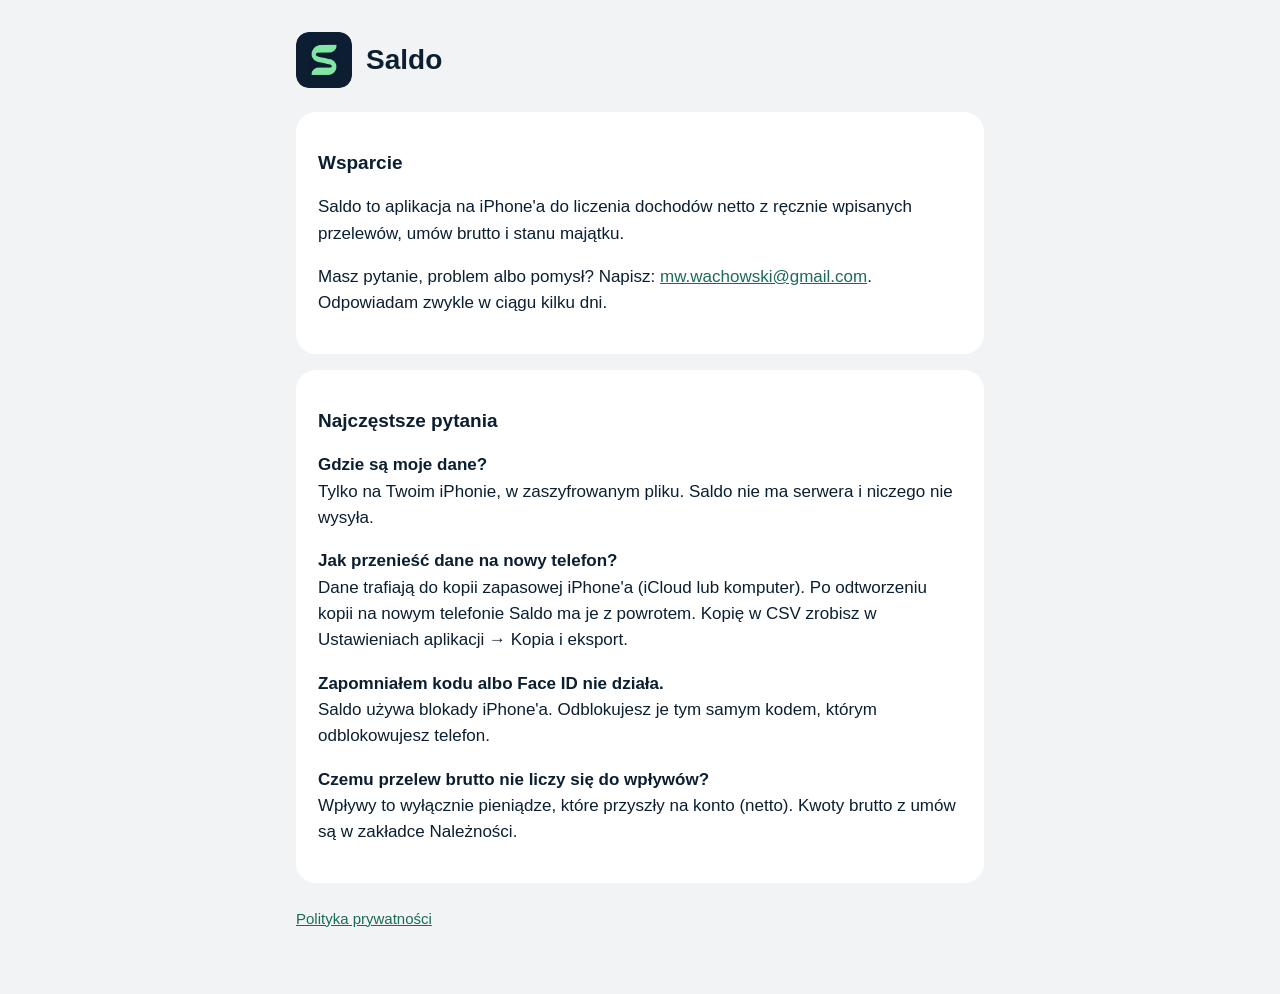
<file: index.html>
<!doctype html>
<html lang="pl">
<head>
<meta charset="utf-8">
<meta name="viewport" content="width=device-width, initial-scale=1">
<title>Saldo – wsparcie</title>
<link rel="stylesheet" href="style.css">
</head>
<body>
<main>
<header><img src="logo.png" alt=""><h1>Saldo</h1></header>
<section>
<h2>Wsparcie</h2>
<p>Saldo to aplikacja na iPhone'a do liczenia dochodów netto z ręcznie wpisanych przelewów, umów brutto i stanu majątku.</p>
<p>Masz pytanie, problem albo pomysł? Napisz: <a href="mailto:mw.wachowski@gmail.com">mw.wachowski@gmail.com</a>. Odpowiadam zwykle w ciągu kilku dni.</p>
</section>
<section>
<h2>Najczęstsze pytania</h2>
<p><strong>Gdzie są moje dane?</strong><br>Tylko na Twoim iPhonie, w zaszyfrowanym pliku. Saldo nie ma serwera i niczego nie wysyła.</p>
<p><strong>Jak przenieść dane na nowy telefon?</strong><br>Dane trafiają do kopii zapasowej iPhone'a (iCloud lub komputer). Po odtworzeniu kopii na nowym telefonie Saldo ma je z powrotem. Kopię w CSV zrobisz w Ustawieniach aplikacji → Kopia i eksport.</p>
<p><strong>Zapomniałem kodu albo Face ID nie działa.</strong><br>Saldo używa blokady iPhone'a. Odblokujesz je tym samym kodem, którym odblokowujesz telefon.</p>
<p><strong>Czemu przelew brutto nie liczy się do wpływów?</strong><br>Wpływy to wyłącznie pieniądze, które przyszły na konto (netto). Kwoty brutto z umów są w zakładce Należności.</p>
</section>
<nav><a href="prywatnosc.html">Polityka prywatności</a></nav>
</main>
</body>
</html>
</file>
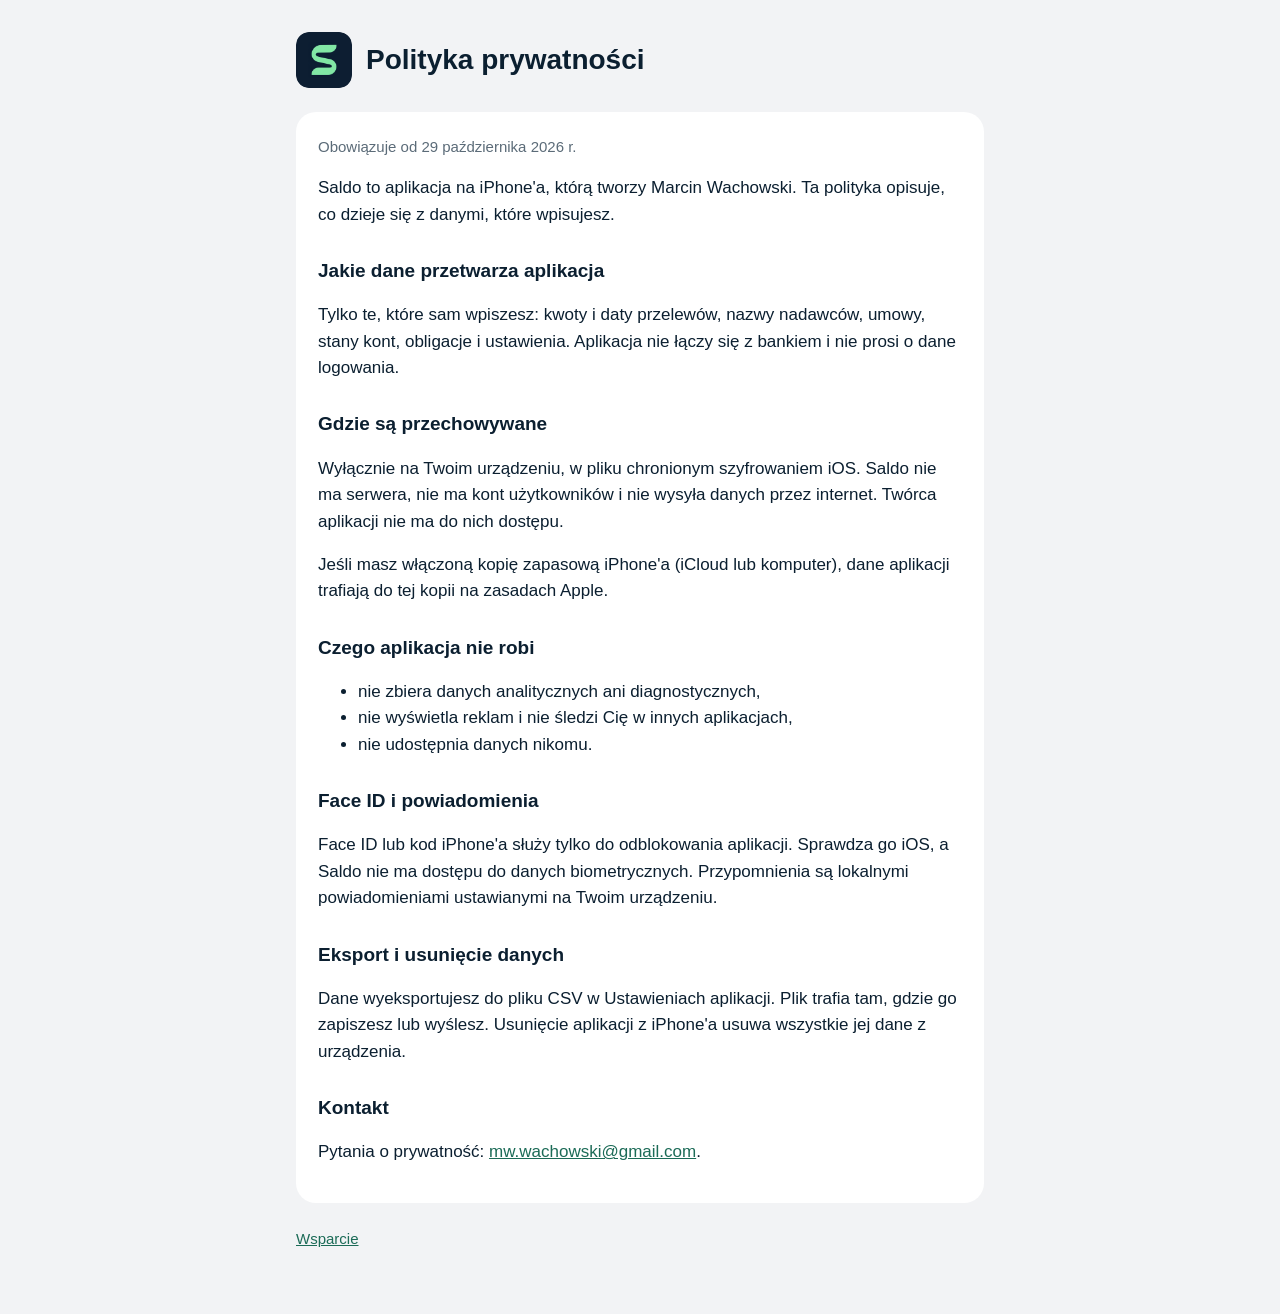
<file: prywatnosc.html>
<!doctype html>
<html lang="pl">
<head>
<meta charset="utf-8">
<meta name="viewport" content="width=device-width, initial-scale=1">
<title>Saldo – polityka prywatności</title>
<link rel="stylesheet" href="style.css">
</head>
<body>
<main>
<header><img src="logo.png" alt=""><h1>Polityka prywatności</h1></header>
<section>
<p class="muted">Obowiązuje od 29 października 2026 r.</p>
<p>Saldo to aplikacja na iPhone'a, którą tworzy Marcin Wachowski. Ta polityka opisuje, co dzieje się z danymi, które wpisujesz.</p>
<h2>Jakie dane przetwarza aplikacja</h2>
<p>Tylko te, które sam wpiszesz: kwoty i daty przelewów, nazwy nadawców, umowy, stany kont, obligacje i ustawienia. Aplikacja nie łączy się z bankiem i nie prosi o dane logowania.</p>
<h2>Gdzie są przechowywane</h2>
<p>Wyłącznie na Twoim urządzeniu, w pliku chronionym szyfrowaniem iOS. Saldo nie ma serwera, nie ma kont użytkowników i nie wysyła danych przez internet. Twórca aplikacji nie ma do nich dostępu.</p>
<p>Jeśli masz włączoną kopię zapasową iPhone'a (iCloud lub komputer), dane aplikacji trafiają do tej kopii na zasadach Apple.</p>
<h2>Czego aplikacja nie robi</h2>
<ul>
<li>nie zbiera danych analitycznych ani diagnostycznych,</li>
<li>nie wyświetla reklam i nie śledzi Cię w innych aplikacjach,</li>
<li>nie udostępnia danych nikomu.</li>
</ul>
<h2>Face ID i powiadomienia</h2>
<p>Face ID lub kod iPhone'a służy tylko do odblokowania aplikacji. Sprawdza go iOS, a Saldo nie ma dostępu do danych biometrycznych. Przypomnienia są lokalnymi powiadomieniami ustawianymi na Twoim urządzeniu.</p>
<h2>Eksport i usunięcie danych</h2>
<p>Dane wyeksportujesz do pliku CSV w Ustawieniach aplikacji. Plik trafia tam, gdzie go zapiszesz lub wyślesz. Usunięcie aplikacji z iPhone'a usuwa wszystkie jej dane z urządzenia.</p>
<h2>Kontakt</h2>
<p>Pytania o prywatność: <a href="mailto:mw.wachowski@gmail.com">mw.wachowski@gmail.com</a>.</p>
</section>
<nav><a href="index.html">Wsparcie</a></nav>
</main>
</body>
</html>
</file>
<file: style.css>
:root { --bg: #F2F3F5; --card: #fff; --ink: #0B1F30; --muted: #5B6B78; --accent: #1C6B57; }
@media (prefers-color-scheme: dark) { :root { --bg: #0B1F30; --card: #132B40; --ink: #F2F3F5; --muted: #A9B6C1; --accent: #7FD1B4; } }
* { box-sizing: border-box; }
body { margin: 0; background: var(--bg); color: var(--ink); font: 17px/1.55 -apple-system, BlinkMacSystemFont, "Segoe UI", sans-serif; }
main { max-width: 720px; margin: 0 auto; padding: 32px 16px 64px; }
header { display: flex; align-items: center; gap: 14px; margin-bottom: 24px; }
header img { width: 56px; height: 56px; border-radius: 13px; }
h1 { font-size: 28px; margin: 0; }
h2 { font-size: 19px; margin: 28px 0 8px; }
section { background: var(--card); border-radius: 20px; padding: 8px 22px 20px; margin-bottom: 16px; }
p, li { color: var(--ink); } .muted { color: var(--muted); font-size: 15px; }
a { color: var(--accent); }
nav { margin-top: 24px; font-size: 15px; }
</file>
